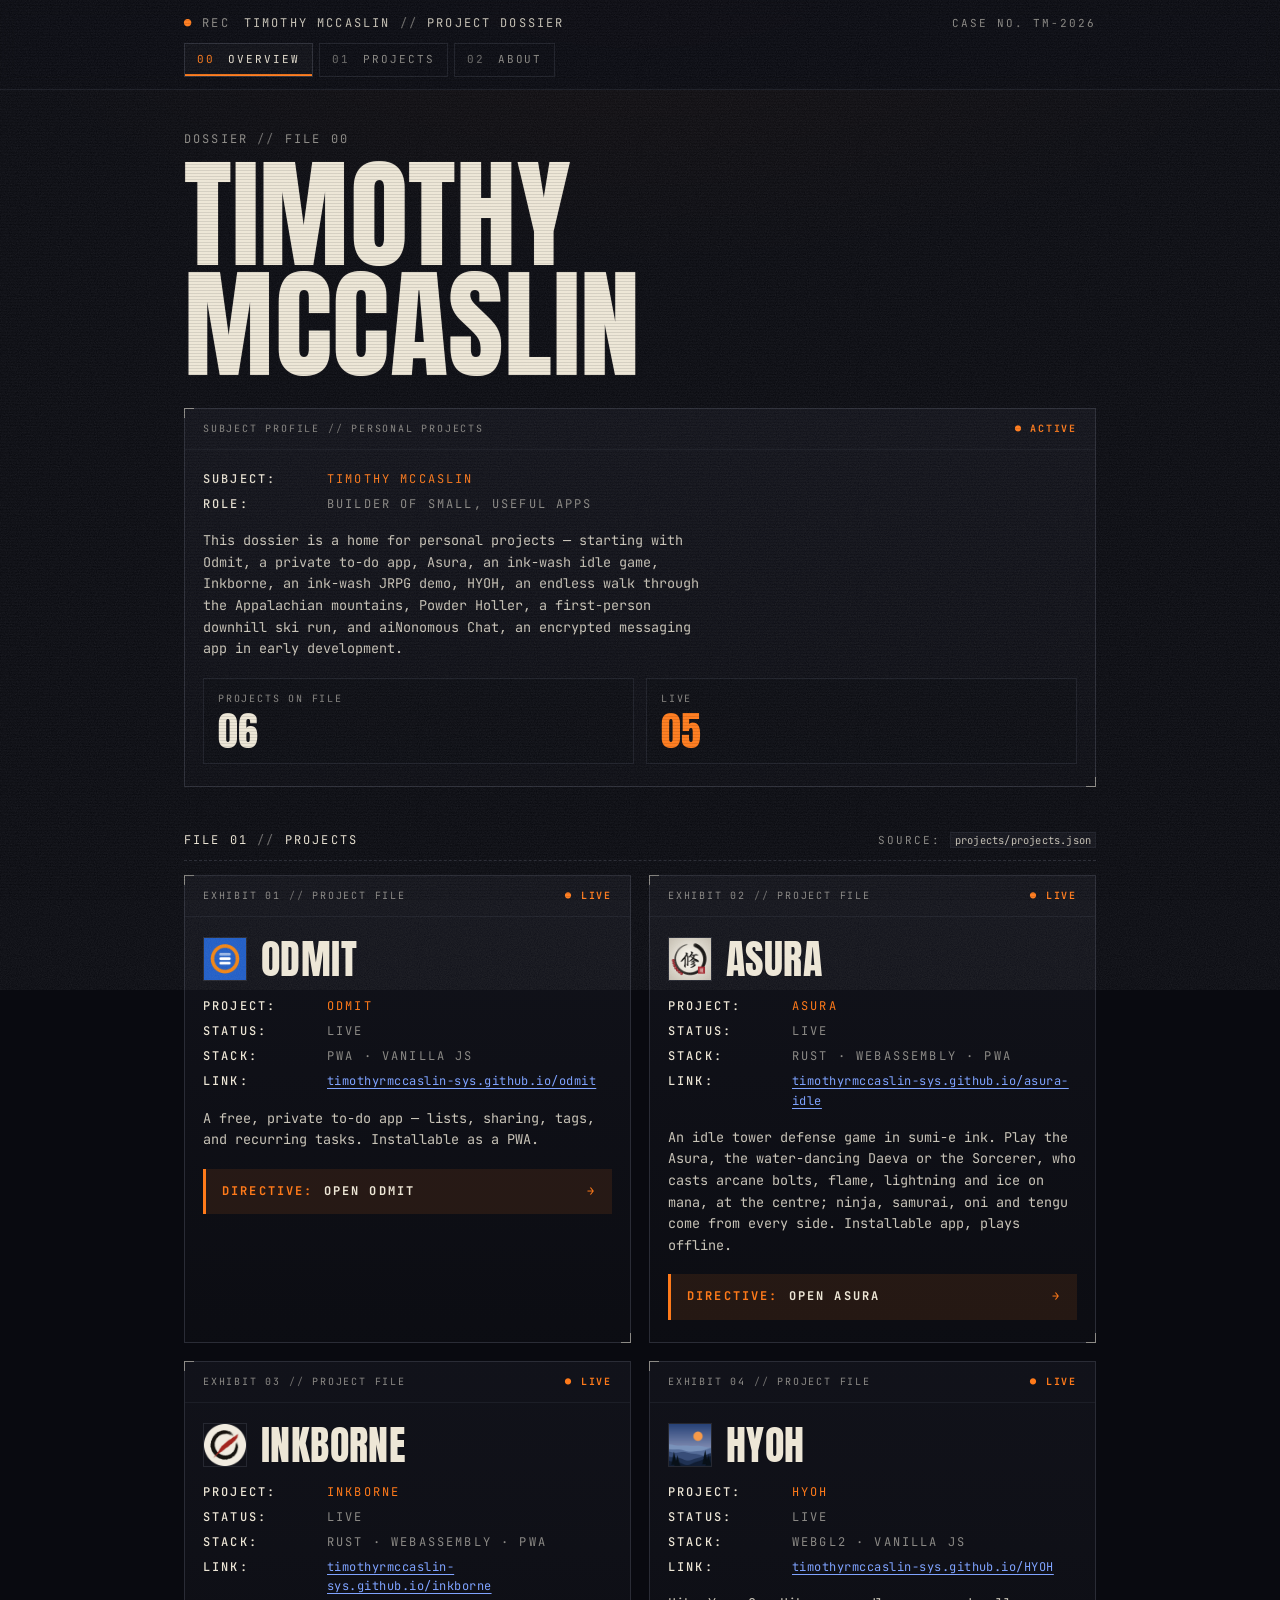
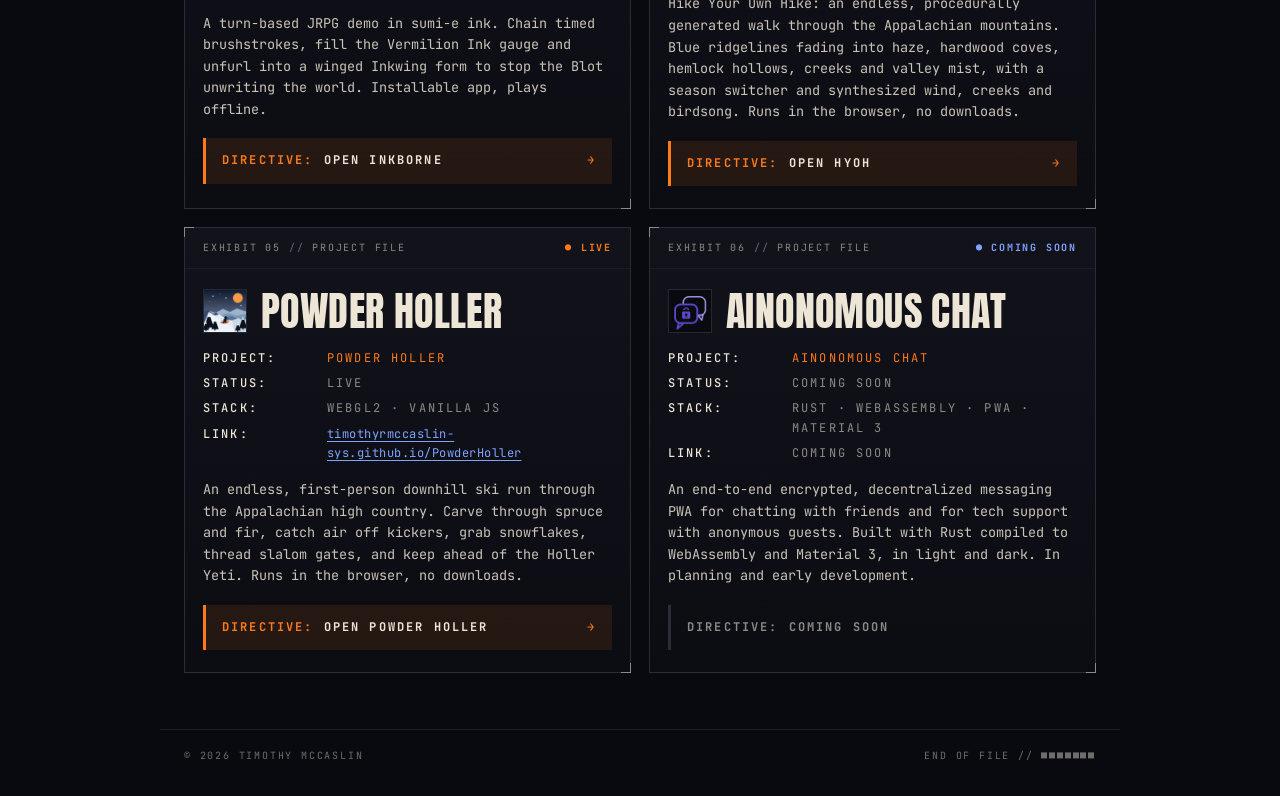
<file: index.html>
<!DOCTYPE html>
<html lang="en">
<head>
  <meta charset="utf-8">
  <meta name="viewport" content="width=device-width, initial-scale=1, viewport-fit=cover">
  <title>Timothy McCaslin // Project Dossier</title>
  <meta name="description" content="Personal projects by Timothy McCaslin — apps, tools, and experiments.">
  <meta name="theme-color" content="#090A10">
  <meta name="color-scheme" content="dark">
  <link rel="icon" href="/favicon.ico" sizes="any">
  <link rel="icon" type="image/png" sizes="32x32" href="/assets/icons/favicon-32.png">
  <link rel="icon" type="image/png" sizes="16x16" href="/assets/icons/favicon-16.png">
  <link rel="apple-touch-icon" href="/assets/icons/apple-touch-icon.png">
  <link rel="preconnect" href="https://fonts.googleapis.com">
  <link rel="preconnect" href="https://fonts.gstatic.com" crossorigin>
  <link rel="stylesheet" href="https://fonts.googleapis.com/css2?family=Anton&family=JetBrains+Mono:wght@400;500;700&display=swap">
  <link rel="stylesheet" href="/styles.css">
</head>
<body>
  <a class="skip-link" href="#main">Skip to content</a>
  <div class="grain" aria-hidden="true"></div>
  <div class="scanlines" aria-hidden="true"></div>

  <header class="masthead">
    <div class="wrap masthead-row">
      <a class="brand" href="#overview" data-nav="overview" aria-label="Timothy McCaslin — project dossier home">
        <span class="rec"><span class="rec-dot" aria-hidden="true">●</span> REC</span>
        <span class="brand-text">TIMOTHY MCCASLIN <span class="sep">//</span> PROJECT DOSSIER</span>
      </a>
      <span class="meta meta-right" aria-hidden="true">CASE NO. TM-<span id="case-year"></span></span>
    </div>
    <nav class="wrap tabs" aria-label="Primary">
      <a class="tab active" href="#overview" data-nav="overview"><span class="tab-no">00</span> OVERVIEW</a>
      <a class="tab" href="#projects" data-nav="projects"><span class="tab-no">01</span> PROJECTS</a>
      <a class="tab" href="#about" data-nav="about"><span class="tab-no">02</span> ABOUT</a>
    </nav>
  </header>

  <main id="main" class="wrap content" tabindex="-1">
    <h1 class="sr-only" id="page-title">Overview</h1>

    <!-- OVERVIEW -->
    <section class="panel active" id="panel-overview" data-panel="overview" aria-label="Overview">
      <p class="kicker">DOSSIER <span class="sep">//</span> FILE 00</p>
      <h2 class="headline" data-type>TIMOTHY<br>MCCASLIN</h2>

      <div class="file">
        <div class="file-head">
          <span class="meta">SUBJECT PROFILE <span class="sep">//</span> PERSONAL PROJECTS</span>
          <span class="tag tag-accent"><span class="tag-dot" aria-hidden="true">●</span> ACTIVE</span>
        </div>
        <div class="file-body">
          <dl class="kv">
            <div><dt>SUBJECT:</dt><dd class="hot">TIMOTHY MCCASLIN</dd></div>
            <div><dt>ROLE:</dt><dd>BUILDER OF SMALL, USEFUL APPS</dd></div>
          </dl>
          <!-- EDIT: Replace this placeholder intro with your own bio. -->
          <p class="note">
            This dossier is a home for personal projects —
            starting with Odmit, a private to-do app, Asura, an ink-wash idle game, Inkborne, an ink-wash JRPG demo, HYOH, an endless walk through the Appalachian mountains, Powder Holler, a first-person downhill ski run, and aiNonomous Chat, an encrypted messaging app in early development.
          </p>
          <div class="stats" aria-label="Project stats">
            <div class="stat">
              <p class="stat-label">PROJECTS ON FILE</p>
              <p class="stat-value" id="stat-projects">—</p>
            </div>
            <div class="stat">
              <p class="stat-label">LIVE</p>
              <p class="stat-value hot" id="stat-live">—</p>
            </div>
          </div>
        </div>
      </div>

      <div class="section-head">
        <p class="kicker">FILE 01 <span class="sep">//</span> PROJECTS</p>
        <p class="meta">SOURCE: <code>projects/projects.json</code></p>
      </div>
      <div class="card-grid" id="overview-grid"></div>
    </section>

    <!-- PROJECTS -->
    <section class="panel" id="panel-projects" data-panel="projects" aria-label="Projects" hidden>
      <p class="kicker">DOSSIER <span class="sep">//</span> FILE 01</p>
      <h2 class="headline" data-type>ALL<br>PROJECTS</h2>
      <p class="meta section-note">Add an object to <code>projects/projects.json</code> to open a new file.</p>
      <div class="card-grid" id="projects-grid"></div>
    </section>

    <!-- ABOUT -->
    <section class="panel" id="panel-about" data-panel="about" aria-label="About" hidden>
      <p class="kicker">DOSSIER <span class="sep">//</span> FILE 02</p>
      <h2 class="headline" data-type>ABOUT</h2>
      <div class="file">
        <div class="file-head">
          <span class="meta">BACKGROUND <span class="sep">//</span> SUMMARY</span>
          <span class="tag tag-blue"><span class="tag-dot" aria-hidden="true">●</span> PUBLIC</span>
        </div>
        <div class="file-body">
          <dl class="kv">
            <div><dt>HOST:</dt><dd class="hot">TIMOTHYMCCASLIN.COM</dd></div>
            <div><dt>PLATFORM:</dt><dd>GITHUB PAGES</dd></div>
          </dl>
          <!-- EDIT: Expand or replace this about blurb. -->
          <p class="note">
            This is a starter personal-projects dossier, hosted on GitHub Pages
            at timothymccaslin.com.
          </p>
        </div>
      </div>
    </section>
  </main>

  <footer class="wrap foot">
    <span class="meta">© <span id="year"></span> TIMOTHY MCCASLIN</span>
    <span class="meta">END OF FILE <span class="sep">//</span> ■■■■■■■</span>
  </footer>

  <script src="/app.js"></script>
</body>
</html>
</file>
<file: styles.css>
/* Timothy McCaslin // Project Dossier */
:root {
  --bg: #090A10;
  --panel: #0E0F16;
  --panel-2: #12131B;
  --line: #2A2C36;
  --line-soft: #1C1E27;
  --cream: #EDE6D6;
  --text: #C9C4B8;
  --muted: #8C8A86;
  --dim: #6E6D6C;
  --accent: #FF7A1A;
  --accent-fill: rgba(255, 122, 26, 0.10);
  --blue: #2F6BFF;
  --blue-text: #7FA3FF;
  --mono: 'JetBrains Mono', ui-monospace, SFMono-Regular, Menlo, Consolas, monospace;
  --display: 'Anton', 'Oswald', Impact, 'Arial Narrow', sans-serif;
  --wrap: 960px;
}

*, *::before, *::after { box-sizing: border-box; }
html { -webkit-text-size-adjust: 100%; background: var(--bg); }
body {
  margin: 0;
  min-height: 100vh;
  background:
    radial-gradient(1200px 600px at 50% -10%, rgba(255, 122, 26, 0.045), transparent 60%),
    var(--bg);
  background-attachment: fixed;
  color: var(--text);
  font-family: var(--mono);
  font-size: 14px;
  line-height: 1.6;
  -webkit-font-smoothing: antialiased;
}

/* Film grain + scanlines */
.grain, .scanlines { position: fixed; inset: 0; pointer-events: none; z-index: 50; }
.grain {
  opacity: 0.09;
  background-image: url("data:image/svg+xml,%3Csvg xmlns='http://www.w3.org/2000/svg' width='220' height='220'%3E%3Cfilter id='n'%3E%3CfeTurbulence type='fractalNoise' baseFrequency='0.9' numOctaves='3' stitchTiles='stitch'/%3E%3CfeColorMatrix values='0 0 0 0 1 0 0 0 0 1 0 0 0 0 1 0 0 0 0.9 0'/%3E%3C/filter%3E%3Crect width='100%25' height='100%25' filter='url(%23n)'/%3E%3C/svg%3E");
  animation: grain 1.2s steps(6) infinite;
}
.scanlines {
  opacity: 0.35;
  background: repeating-linear-gradient(to bottom, transparent 0 2px, rgba(0, 0, 0, 0.28) 2px 3px);
}
@keyframes grain {
  0% { transform: translate(0, 0); }
  20% { transform: translate(-3%, 2%); }
  40% { transform: translate(2%, -3%); }
  60% { transform: translate(-2%, -1%); }
  80% { transform: translate(3%, 3%); }
  100% { transform: translate(0, 0); }
}
.grain { inset: -10%; }

a { color: var(--blue-text); }
code {
  font-family: var(--mono);
  font-size: 0.95em;
  color: var(--text);
  background: var(--panel-2);
  border: 1px solid var(--line-soft);
  padding: 0 0.35em;
}
:focus-visible { outline: 2px solid var(--blue); outline-offset: 3px; }

.sr-only {
  position: absolute !important; width: 1px; height: 1px; padding: 0; margin: -1px;
  overflow: hidden; clip: rect(0 0 0 0); white-space: nowrap; border: 0;
}
.skip-link {
  position: absolute; left: 12px; top: -48px; z-index: 100;
  background: var(--accent); color: #090A10; padding: 8px 12px;
  font-weight: 700; text-decoration: none; letter-spacing: 0.1em; font-size: 12px;
}
.skip-link:focus { top: 12px; }

.wrap { width: 100%; max-width: var(--wrap); margin: 0 auto; padding: 0 24px; }

/* Shared type */
.meta, .kicker, .tag, .tab, .brand, .stat-label, .kv dt, .kv dd, .directive {
  font-family: var(--mono);
  text-transform: uppercase;
  letter-spacing: 0.18em;
}
.meta { font-size: 11px; color: var(--muted); margin: 0; }
.meta code { text-transform: none; letter-spacing: 0.02em; }
.kicker { font-size: 12px; color: var(--muted); margin: 0 0 10px; }
.sep { color: var(--dim); }
.hot { color: var(--accent) !important; }

/* Masthead */
.masthead {
  position: sticky; top: 0; z-index: 20;
  background: rgba(9, 10, 16, 0.88);
  backdrop-filter: blur(8px);
  -webkit-backdrop-filter: blur(8px);
  border-bottom: 1px solid var(--line-soft);
}
.masthead-row {
  display: flex; align-items: center; justify-content: space-between; gap: 16px;
  padding-top: 14px; padding-bottom: 10px;
}
.brand {
  display: flex; align-items: center; gap: 14px; min-width: 0;
  text-decoration: none; color: var(--text); font-size: 12px;
}
.brand-text { white-space: nowrap; overflow: hidden; text-overflow: ellipsis; }
.rec { color: var(--muted); white-space: nowrap; }
.rec-dot { color: var(--accent); animation: blink 1.4s steps(1) infinite; }
@keyframes blink { 50% { opacity: 0.15; } }
.meta-right { white-space: nowrap; }

.tabs { display: flex; gap: 6px; padding-bottom: 12px; overflow-x: auto; scrollbar-width: none; }
.tabs::-webkit-scrollbar { display: none; }
.tab {
  flex: 0 0 auto;
  font-size: 11px; color: var(--muted); text-decoration: none;
  padding: 7px 12px; border: 1px solid var(--line-soft);
  transition: color .15s, border-color .15s, background .15s;
}
.tab-no { color: var(--dim); margin-right: 4px; }
.tab:hover { color: var(--cream); border-color: var(--line); }
.tab.active {
  color: var(--cream); border-color: var(--line);
  background: var(--panel); box-shadow: inset 0 -2px 0 var(--accent);
}
.tab.active .tab-no { color: var(--accent); }

/* Content */
.content { padding-top: 40px; padding-bottom: 32px; outline: none; }
.panel[hidden] { display: none; }

.headline {
  font-family: var(--display);
  font-weight: 400;
  color: var(--cream);
  text-transform: uppercase;
  font-size: clamp(56px, 11vw, 120px);
  line-height: 0.92;
  letter-spacing: 0.005em;
  margin: 0 0 28px;
  text-shadow: 0 0 1px rgba(237, 230, 214, 0.35);
}
.headline.typing .ch { opacity: 0; animation: ch-in 0.01s forwards; }
@keyframes ch-in { to { opacity: 1; } }

/* Dossier file panel */
.file {
  background: linear-gradient(180deg, rgba(18, 19, 27, 0.92), rgba(12, 13, 19, 0.92));
  border: 1px solid var(--line);
  position: relative;
}
.file::before, .file::after {
  content: ""; position: absolute; width: 10px; height: 10px; pointer-events: none;
  border-color: var(--muted); border-style: solid;
}
.file::before { top: -1px; left: -1px; border-width: 1px 0 0 1px; }
.file::after { bottom: -1px; right: -1px; border-width: 0 1px 1px 0; }
.file-head {
  display: flex; align-items: center; justify-content: space-between; gap: 12px;
  padding: 12px 18px; border-bottom: 1px solid var(--line-soft);
}
.file-head .meta { font-size: 10px; min-width: 0; }
.file-body { padding: 20px 18px 22px; }

.tag { font-size: 10px; white-space: nowrap; font-weight: 700; }
.tag-accent { color: var(--accent); }
.tag-blue { color: var(--blue-text); }
.tag-dot { animation: blink 1.4s steps(1) infinite; }

.kv { margin: 0 0 16px; display: grid; gap: 6px; }
.kv > div { display: grid; grid-template-columns: 8em minmax(0, 1fr); gap: 12px; align-items: baseline; }
.kv dt { color: var(--cream); font-size: 12px; font-weight: 500; }
.kv dd { margin: 0; color: var(--muted); font-size: 12px; min-width: 0; overflow-wrap: anywhere; }
.inline-link { color: var(--blue-text); text-transform: none; letter-spacing: 0.04em; text-underline-offset: 3px; }
.inline-link:hover { color: var(--cream); }

.note { margin: 0 0 18px; color: var(--text); max-width: 62ch; font-size: 13.5px; }

.stats { display: grid; grid-template-columns: repeat(2, minmax(0, 1fr)); gap: 12px; }
.stat { border: 1px solid var(--line-soft); padding: 12px 14px; background: rgba(9, 10, 16, 0.5); }
.stat-label { margin: 0; font-size: 10px; color: var(--muted); }
.stat-value {
  margin: 4px 0 0; font-family: var(--display); font-size: 40px; line-height: 1; color: var(--cream);
}

.section-head {
  display: flex; align-items: baseline; justify-content: space-between; flex-wrap: wrap;
  gap: 4px 16px; margin: 44px 0 14px; padding-bottom: 10px;
  border-bottom: 1px dashed var(--line);
}
.section-head .kicker { margin: 0; color: var(--cream); }
.section-note { margin: -12px 0 22px; }

.card-grid { display: grid; grid-template-columns: repeat(auto-fit, minmax(min(100%, 420px), 1fr)); gap: 18px; }
.card-title { display: flex; align-items: center; gap: 14px; margin-bottom: 16px; }
.card-icon { width: 44px; height: 44px; border: 1px solid var(--line); filter: grayscale(0.15) contrast(1.05); }
.card-name {
  margin: 0; font-family: var(--display); font-weight: 400; text-transform: uppercase;
  color: var(--cream); font-size: 40px; line-height: 1; letter-spacing: 0.01em;
}

/* Directive bar CTA */
.directive {
  display: flex; align-items: center; gap: 10px;
  padding: 13px 16px;
  background: var(--accent-fill);
  border-left: 3px solid var(--accent);
  color: var(--cream); text-decoration: none; font-size: 12px; font-weight: 700;
  transition: background .15s;
}
.directive-label { color: var(--accent); }
.directive-arrow { margin-left: auto; color: var(--accent); transition: transform .15s; }
.directive:hover { background: rgba(255, 122, 26, 0.18); }
.directive:hover .directive-arrow { transform: translateX(4px); }
.directive-pending {
  margin: 0;
  color: var(--muted);
  background: transparent;
  border-left-color: var(--line);
  cursor: default;
}
.directive-pending .directive-label { color: var(--muted); }

/* Footer */
.foot {
  display: flex; justify-content: space-between; gap: 12px; flex-wrap: wrap;
  padding-top: 18px; padding-bottom: 32px; border-top: 1px solid var(--line-soft); margin-top: 24px;
}
.foot .meta { font-size: 10px; color: var(--dim); }

/* 404 */
.page-404 { min-height: 100vh; display: flex; align-items: center; padding: 40px 0; }
.page-404 .wrap { max-width: 640px; }
.page-404 .directive { margin-top: 4px; }

/* Mobile */
@media (max-width: 640px) {
  .wrap { padding: 0 16px; }
  .meta-right { display: none; }
  .brand { font-size: 11px; gap: 10px; letter-spacing: 0.14em; }
  .masthead-row { padding-top: 12px; padding-bottom: 8px; }
  .tabs { padding-bottom: 10px; }
  .tab { font-size: 10px; padding: 7px 10px; letter-spacing: 0.14em; }
  .content { padding-top: 28px; }
  .headline { font-size: clamp(52px, 17vw, 84px); margin-bottom: 22px; }
  .file-head { padding: 10px 14px; }
  .file-head .meta { letter-spacing: 0.12em; }
  .file-body { padding: 16px 14px 18px; }
  .kv > div { grid-template-columns: 7.2em minmax(0, 1fr); gap: 8px; }
  .kv dt, .kv dd { font-size: 11px; letter-spacing: 0.12em; }
  .card-name { font-size: 34px; }
  .stat-value { font-size: 34px; }
  .foot { flex-direction: column; }
}

@media (prefers-reduced-motion: reduce) {
  *, *::before, *::after { animation: none !important; transition: none !important; }
  .rec-dot, .tag-dot { opacity: 1; }
}
</file>
